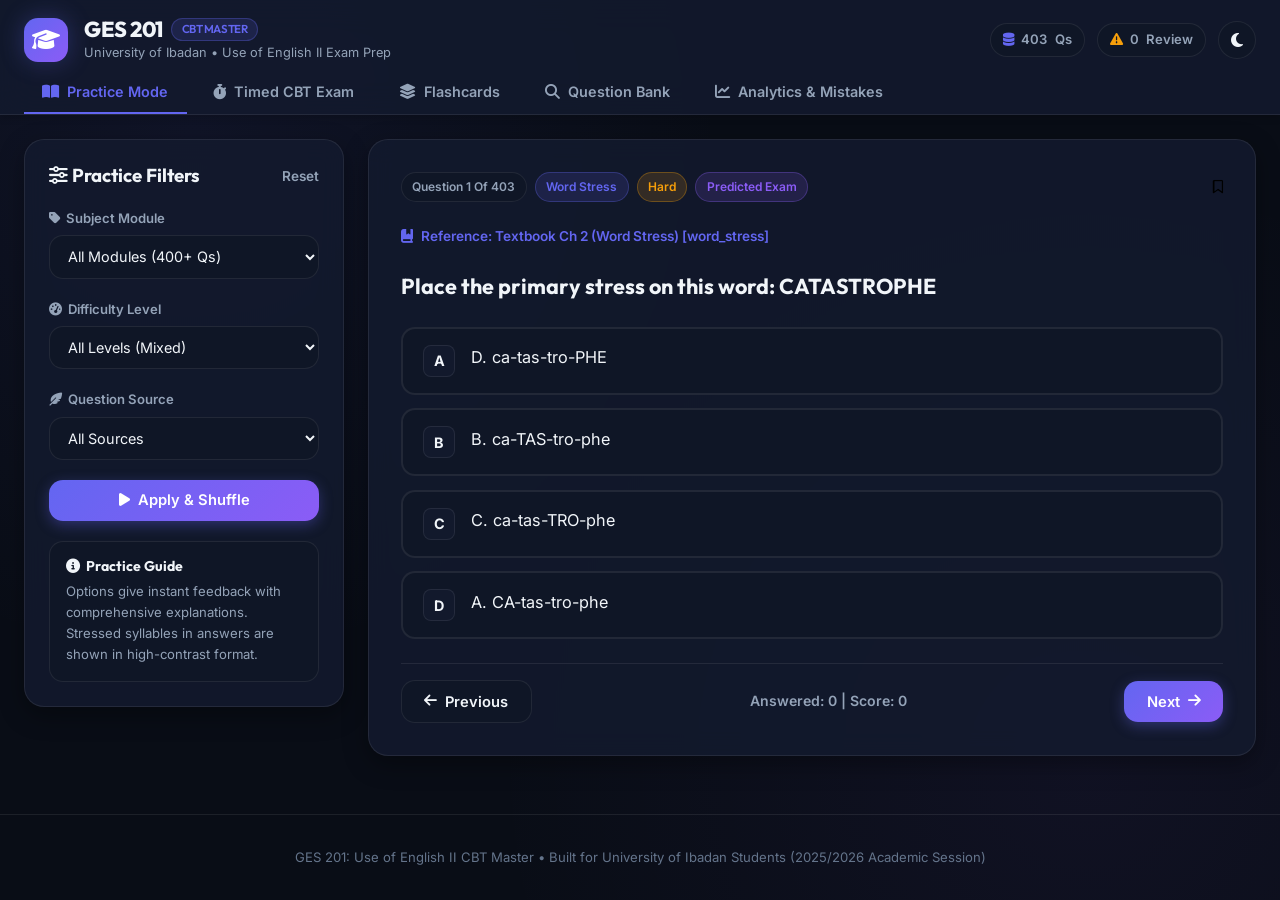
<file: index.html>
<!DOCTYPE html>
<html lang="en" data-theme="dark">
<head>
  <meta charset="UTF-8">
  <meta name="viewport" content="width=device-width, initial-scale=1.0">
  <title>GES 201: Use of English II — CBT Master Quiz & Exam Simulator</title>
  <meta name="description" content="Comprehensive CBT exam prep, practice quiz, and flashcard app for GES 201 Use of English II at University of Ibadan. Includes 400+ questions on Riders to the Sea, Second-Class Citizen, Poems, Sounds & Stress.">
  
  <!-- Google Fonts -->
  <link rel="preconnect" href="https://fonts.googleapis.com">
  <link rel="preconnect" href="https://fonts.gstatic.com" crossorigin>
  <link href="https://fonts.googleapis.com/css2?family=Fira+Code:wght@400;600&family=Inter:wght@300;400;500;600;700&family=Outfit:wght@400;500;600;700;800&display=swap" rel="stylesheet">
  
  <!-- Font Awesome Icons for rich UI -->
  <link rel="stylesheet" href="https://cdnjs.cloudflare.com/ajax/libs/font-awesome/6.4.0/css/all.min.css">
  
  <link rel="stylesheet" href="styles.css">
</head>
<body>
  <!-- Top Navigation Header -->
  <header class="app-header">
    <div class="header-container">
      <div class="brand">
        <div class="brand-icon">
          <i class="fa-solid fa-graduation-cap"></i>
        </div>
        <div class="brand-text">
          <h1 class="brand-title">GES 201 <span class="badge-tag">CBT Master</span></h1>
          <p class="brand-subtitle">University of Ibadan • Use of English II Exam Prep</p>
        </div>
      </div>

      <div class="header-stats-quick">
        <div class="stat-pill" title="Total Questions in Bank">
          <i class="fa-solid fa-database"></i>
          <span id="header-total-q">403</span> Qs
        </div>
        <div class="stat-pill" title="Saved Mistakes to Review">
          <i class="fa-solid fa-triangle-exclamation text-amber"></i>
          <span id="header-mistakes-count">0</span> Review
        </div>
        <button id="theme-toggle" class="btn-icon" aria-label="Toggle Dark/Light Mode" title="Toggle Theme">
          <i class="fa-solid fa-moon"></i>
        </button>
      </div>
    </div>

    <!-- Mode Navigation Tabs -->
    <nav class="nav-tabs-wrapper">
      <div class="nav-tabs">
        <button class="nav-tab active" data-tab="practice">
          <i class="fa-solid fa-book-open"></i> Practice Mode
        </button>
        <button class="nav-tab" data-tab="exam">
          <i class="fa-solid fa-stopwatch"></i> Timed CBT Exam
        </button>
        <button class="nav-tab" data-tab="flashcards">
          <i class="fa-solid fa-layer-group"></i> Flashcards
        </button>
        <button class="nav-tab" data-tab="bank">
          <i class="fa-solid fa-magnifying-glass"></i> Question Bank
        </button>
        <button class="nav-tab" data-tab="analytics">
          <i class="fa-solid fa-chart-line"></i> Analytics & Mistakes
        </button>
      </div>
    </nav>
  </header>

  <!-- Main Application Body -->
  <main class="main-content">
    
    <!-- ==================== 1. PRACTICE MODE ==================== -->
    <section id="tab-practice" class="tab-pane active">
      <div class="dashboard-grid">
        <!-- Filter Sidebar -->
        <aside class="filter-sidebar card">
          <div class="sidebar-header">
            <h3><i class="fa-solid fa-sliders"></i> Practice Filters</h3>
            <button id="reset-practice-filters" class="btn-text">Reset</button>
          </div>

          <div class="filter-group">
            <label for="practice-category"><i class="fa-solid fa-tag"></i> Subject Module</label>
            <select id="practice-category" class="form-select">
              <option value="all">All Modules (400+ Qs)</option>
              <option value="CA">Central Test (Actual CA Questions)</option>
              <option value="drama">Drama: Riders to the Sea</option>
              <option value="novel">Prose: Second-Class Citizen</option>
              <option value="poem">Selected Poems (8 Syllabus Poems)</option>
              <option value="sound">Phonetics & English Sounds</option>
              <option value="stress">Word Stress & Syllable Rules</option>
              <option value="intonation">Intonation & Suprasegmentals</option>
              <option value="literary_terms">Literary Appreciation & Terms</option>
              <option value="writing_skills">Writing Skills & Punctuation</option>
            </select>
          </div>

          <div class="filter-group">
            <label for="practice-difficulty"><i class="fa-solid fa-gauge-high"></i> Difficulty Level</label>
            <select id="practice-difficulty" class="form-select">
              <option value="all">All Levels (Mixed)</option>
              <option value="easy">Easy (Fundamentals)</option>
              <option value="medium">Medium (Standard Exam)</option>
              <option value="hard">Hard (Advanced / Distractors)</option>
            </select>
          </div>

          <div class="filter-group">
            <label for="practice-source"><i class="fa-solid fa-feather-pointed"></i> Question Source</label>
            <select id="practice-source" class="form-select">
              <option value="all">All Sources</option>
              <option value="CA">Real CA LMS Central Test</option>
              <option value="textbook">Official Textbook (Kehinde / Akinjobi)</option>
              <option value="predicted">High-Probability Predicted</option>
            </select>
          </div>

          <div class="sidebar-actions">
            <button id="start-filtered-practice" class="btn btn-primary btn-block">
              <i class="fa-solid fa-play"></i> Apply & Shuffle
            </button>
          </div>

          <div class="sidebar-info-card">
            <h4><i class="fa-solid fa-circle-info"></i> Practice Guide</h4>
            <p>Options give instant feedback with comprehensive explanations. Stressed syllables in answers are shown in high-contrast format.</p>
          </div>
        </aside>

        <!-- Practice Question Card Area -->
        <div class="practice-stage">
          <div id="practice-card" class="quiz-card card">
            <!-- Top Card Meta Bar -->
            <div class="quiz-meta-bar">
              <div class="quiz-badges">
                <span id="practice-q-num" class="chip chip-id">Question 1 of 100</span>
                <span id="practice-category-badge" class="chip chip-category">Drama</span>
                <span id="practice-difficulty-badge" class="chip chip-difficulty">Medium</span>
                <span id="practice-source-badge" class="chip chip-source">Predicted</span>
              </div>
              <div class="quiz-controls-quick">
                <button id="practice-bookmark" class="btn-icon-subtle" title="Save to Weak Areas / Bookmark">
                  <i class="fa-regular fa-bookmark"></i>
                </button>
              </div>
            </div>

            <!-- Reference / Subtitle -->
            <div id="practice-ref-text" class="question-reference">
              <i class="fa-solid fa-book-bookmark"></i> <span>Reference: Riders to the Sea</span>
            </div>

            <!-- Question Prompt -->
            <div class="question-body">
              <h2 id="practice-question-text" class="question-text">
                Loading question...
              </h2>
            </div>

            <!-- Options Container -->
            <div id="practice-options" class="options-grid">
              <!-- Dynamically populated -->
            </div>

            <!-- Explanation Box (Appears after answer is selected) -->
            <div id="practice-explanation-box" class="explanation-box hidden">
              <div class="explanation-header">
                <div class="explanation-status">
                  <i id="explanation-icon" class="fa-solid fa-circle-check"></i>
                  <span id="explanation-title">Correct Answer</span>
                </div>
                <span class="confidence-tag"><i class="fa-solid fa-shield-halved"></i> Verified Accuracy</span>
              </div>
              <p id="practice-explanation-text" class="explanation-content"></p>
            </div>

            <!-- Bottom Navigation Bar -->
            <div class="quiz-footer">
              <button id="practice-prev-btn" class="btn btn-secondary">
                <i class="fa-solid fa-arrow-left"></i> Previous
              </button>
              <div class="quiz-progress-text">
                <span id="practice-score-tally">Answered: 0 | Score: 0</span>
              </div>
              <button id="practice-next-btn" class="btn btn-primary">
                Next <i class="fa-solid fa-arrow-right"></i>
              </button>
            </div>
          </div>
        </div>
      </div>
    </section>

    <!-- ==================== 2. TIMED EXAM MODE ==================== -->
    <section id="tab-exam" class="tab-pane">
      <div id="exam-lobby" class="exam-lobby card">
        <div class="lobby-hero">
          <div class="lobby-badge"><i class="fa-solid fa-clock"></i> Official Simulation</div>
          <h2>University of Ibadan Central Test (C-UI-GES201) Simulator</h2>
          <p class="lobby-description">
            Experience the exact CBT conditions of the Central Test. This simulation faithfully replicates question distribution, timing constraints, and distractor mechanics based on the 2025/2026 examination syllabus.
          </p>
        </div>

        <div class="exam-config-grid">
          <div class="config-card">
            <div class="config-icon"><i class="fa-solid fa-list-ol"></i></div>
            <h4>Question Count</h4>
            <select id="exam-q-count" class="form-select">
              <option value="32" selected>32 Questions (Official Central Test Size)</option>
              <option value="20">20 Questions (Express Quick Test)</option>
              <option value="50">50 Questions (Comprehensive Mock)</option>
            </select>
          </div>

          <div class="config-card">
            <div class="config-icon"><i class="fa-solid fa-stopwatch"></i></div>
            <h4>Time Limit</h4>
            <select id="exam-duration" class="form-select">
              <option value="20" selected>20 Minutes (Standard CBT Time)</option>
              <option value="15">15 Minutes (Intense Speed Run)</option>
              <option value="30">30 Minutes (Relaxed Practice)</option>
            </select>
          </div>

          <div class="config-card">
            <div class="config-icon"><i class="fa-solid fa-shuffle"></i></div>
            <h4>Question Mix</h4>
            <select id="exam-mix" class="form-select">
              <option value="balanced" selected>Standard Balanced Mix (Drama, Prose, Poems, Sounds, Stress)</option>
              <option value="all">Complete Random Draw Across All Modules</option>
              <option value="ca_focused">Central Test & Verified Items Priority</option>
            </select>
          </div>
        </div>

        <div class="lobby-notice alert-box">
          <i class="fa-solid fa-circle-exclamation alert-icon"></i>
          <div>
            <strong>Test Rules:</strong> Instant feedback is disabled during the timed exam. You can flag questions and navigate freely using the question palette. Results and detailed answer keys appear upon submission.
          </div>
        </div>

        <div class="lobby-start-action">
          <button id="start-exam-btn" class="btn btn-primary btn-lg">
            <i class="fa-solid fa-play"></i> Start Timed Central Test
          </button>
        </div>
      </div>

      <!-- Live Exam Stage (Hidden until started) -->
      <div id="exam-stage" class="exam-stage hidden">
        <div class="exam-header-bar card">
          <div class="exam-title-meta">
            <h3>GES 201 CENTRAL TEST CBT</h3>
            <span class="exam-attempt-tag">Simulated Attempt #1</span>
          </div>

          <div class="exam-timer-wrapper">
            <div class="timer-box" id="timer-box">
              <i class="fa-solid fa-stopwatch timer-icon"></i>
              <span id="exam-timer-display" class="timer-text">20:00</span>
            </div>
          </div>

          <div class="exam-finish-action">
            <button id="submit-exam-early-btn" class="btn btn-danger btn-sm">
              <i class="fa-solid fa-check-double"></i> Submit & Finish Test
            </button>
          </div>
        </div>

        <div class="exam-layout-grid">
          <!-- Active Exam Question Card -->
          <div class="exam-question-column">
            <div class="quiz-card card">
              <div class="quiz-meta-bar">
                <div class="quiz-badges">
                  <span id="exam-current-q-num" class="chip chip-id">Question 1 of 32</span>
                  <span id="exam-category-chip" class="chip chip-category">Category</span>
                  <span id="exam-diff-chip" class="chip chip-difficulty">Medium</span>
                </div>
                <button id="exam-flag-btn" class="btn-flag" title="Flag for Review">
                  <i class="fa-regular fa-flag"></i> Flag
                </button>
              </div>

              <div id="exam-ref-display" class="question-reference">
                <i class="fa-solid fa-book-bookmark"></i> <span>Reference</span>
              </div>

              <div class="question-body">
                <h2 id="exam-question-text" class="question-text">
                  Loading examination question...
                </h2>
              </div>

              <div id="exam-options-container" class="options-grid">
                <!-- Exam Options rendered here -->
              </div>

              <div class="quiz-footer">
                <button id="exam-prev-btn" class="btn btn-secondary">
                  <i class="fa-solid fa-arrow-left"></i> Previous
                </button>
                <button id="exam-clear-choice-btn" class="btn btn-text">
                  Clear Choice
                </button>
                <button id="exam-next-btn" class="btn btn-primary">
                  Next <i class="fa-solid fa-arrow-right"></i>
                </button>
              </div>
            </div>
          </div>

          <!-- Exam Palette Navigator -->
          <aside class="exam-palette-column card">
            <div class="palette-header">
              <h4><i class="fa-solid fa-table-cells"></i> Question Palette</h4>
              <div class="palette-legend">
                <span class="legend-item"><span class="legend-dot answered"></span> Answered</span>
                <span class="legend-item"><span class="legend-dot flagged"></span> Flagged</span>
                <span class="legend-item"><span class="legend-dot unanswered"></span> Unanswered</span>
              </div>
            </div>

            <div id="exam-palette-grid" class="palette-grid">
              <!-- Question buttons (1..32) rendered dynamically -->
            </div>

            <div class="palette-summary">
              <div class="palette-summary-row">
                <span>Attempted:</span>
                <strong id="palette-answered-count">0 / 32</strong>
              </div>
              <div class="palette-summary-row">
                <span>Flagged for review:</span>
                <strong id="palette-flagged-count">0</strong>
              </div>
            </div>
          </aside>
        </div>
      </div>

      <!-- Exam Results Summary View (Hidden until submitted) -->
      <div id="exam-results-stage" class="exam-results card hidden">
        <div class="results-header">
          <div class="score-ring-wrapper">
            <div class="score-circle">
              <span id="results-score-percent" class="score-big">92%</span>
              <span class="score-label">Final Score</span>
            </div>
          </div>
          <div class="results-overview-text">
            <h2 id="results-grade-heading">Outstanding Performance!</h2>
            <p id="results-meta-summary">
              You scored <strong>30 out of 32</strong> (Equivalent to <strong>32.8 / 35.0 marks</strong> on UI LMS grading scale).
            </p>
            <div class="results-metrics">
              <div class="metric-item">
                <span class="metric-val" id="res-correct-count">30</span>
                <span class="metric-label">Correct</span>
              </div>
              <div class="metric-item">
                <span class="metric-val text-rose" id="res-wrong-count">2</span>
                <span class="metric-label">Incorrect</span>
              </div>
              <div class="metric-item">
                <span class="metric-val" id="res-time-spent">16m 42s</span>
                <span class="metric-label">Time Spent</span>
              </div>
            </div>
          </div>
        </div>

        <!-- Category Performance Breakdown -->
        <div class="results-breakdown-section">
          <h3><i class="fa-solid fa-chart-pie"></i> Performance by Course Module</h3>
          <div id="results-category-bars" class="category-bars-grid">
            <!-- Dynamically populated bars -->
          </div>
        </div>

        <!-- Detailed Review Accordion -->
        <div class="results-review-section">
          <div class="review-header">
            <h3><i class="fa-solid fa-clipboard-check"></i> Comprehensive Review & Answer Explanations</h3>
            <div class="review-filters">
              <button class="btn btn-sm btn-secondary active" id="filter-review-all">All Questions</button>
              <button class="btn btn-sm btn-secondary" id="filter-review-wrong">Mistakes Only</button>
            </div>
          </div>

          <div id="results-review-list" class="review-list">
            <!-- Questions rendered with student choice, correct answer, and explanation -->
          </div>
        </div>

        <div class="results-actions">
          <button id="retake-exam-btn" class="btn btn-primary">
            <i class="fa-solid fa-rotate-right"></i> Take Another Mock Test
          </button>
          <button id="save-mistakes-to-practice-btn" class="btn btn-secondary">
            <i class="fa-solid fa-bookmark"></i> Send Mistakes to Weak Areas
          </button>
        </div>
      </div>
    </section>

    <!-- ==================== 3. FLASHCARDS MODE ==================== -->
    <section id="tab-flashcards" class="tab-pane">
      <div class="flashcards-container">
        <!-- Controls Bar -->
        <div class="flashcards-toolbar card">
          <div class="fc-filter">
            <label for="fc-category-select"><i class="fa-solid fa-filter"></i> Topic Deck:</label>
            <select id="fc-category-select" class="form-select">
              <option value="all">All Flashcards (400+ Cards)</option>
              <option value="drama">Riders to the Sea (Synge)</option>
              <option value="novel">Second-Class Citizen (Emecheta)</option>
              <option value="poem">Selected 8 Poems</option>
              <option value="sound">Phonetic Symbols & Rules</option>
              <option value="stress">Word Stress Patterns</option>
              <option value="intonation">Intonation Tunes & Tone Units</option>
              <option value="literary_terms">Literary Terms & Devices</option>
              <option value="writing_skills">Writing Skills & Memos</option>
            </select>
          </div>

          <div class="fc-stats">
            <span id="fc-counter">Card 1 of 403</span>
          </div>

          <div class="fc-quick-actions">
            <button id="fc-shuffle-btn" class="btn btn-secondary btn-sm" title="Shuffle Deck">
              <i class="fa-solid fa-shuffle"></i> Shuffle
            </button>
            <button id="fc-flip-btn" class="btn btn-primary btn-sm">
              <i class="fa-solid fa-repeat"></i> Flip Card (Space)
            </button>
          </div>
        </div>

        <!-- 3D Flipping Card Stage -->
        <div class="fc-stage">
          <div id="flashcard-element" class="flashcard">
            <!-- FRONT SIDE -->
            <div class="flashcard-face flashcard-front">
              <div class="fc-badge-strip">
                <span id="fc-cat-badge" class="chip chip-category">Poem</span>
                <span id="fc-diff-badge" class="chip chip-difficulty">Medium</span>
                <span class="fc-hint-text"><i class="fa-solid fa-hand-pointer"></i> Click card or press Space to flip</span>
              </div>

              <div class="fc-question-container">
                <span id="fc-ref" class="fc-ref">Wordsworth: My Heart Leaps Up</span>
                <h3 id="fc-question" class="fc-prompt">
                  "The Child is father of the Man" is an example of what literary figure?
                </h3>
              </div>

              <div class="fc-tap-prompt">
                <span>Reveal Correct Answer & Full Explanation <i class="fa-solid fa-arrow-turn-down"></i></span>
              </div>
            </div>

            <!-- BACK SIDE -->
            <div class="flashcard-face flashcard-back">
              <div class="fc-badge-strip">
                <span class="chip chip-source"><i class="fa-solid fa-key"></i> Key Examination Answer</span>
                <span class="fc-hint-text"><i class="fa-solid fa-repeat"></i> Click to flip back</span>
              </div>

              <div class="fc-answer-container">
                <div class="fc-answer-highlight">
                  <span class="fc-answer-label">CORRECT ANSWER:</span>
                  <h3 id="fc-correct-answer">A. Paradox</h3>
                </div>

                <div class="fc-explanation-wrapper">
                  <h4><i class="fa-solid fa-circle-info"></i> Exam Context & Rationale:</h4>
                  <p id="fc-explanation">
                    It is a classic paradox: a statement that appears contradictory on the surface, but reveals a profound philosophical truth about childhood shaping adult nature.
                  </p>
                </div>
              </div>

              <div class="fc-footer-strip">
                <span id="fc-skill" class="chip chip-id">figures_of_speech</span>
              </div>
            </div>
          </div>
        </div>

        <!-- Flashcards Bottom Navigation -->
        <div class="fc-navigation-bar">
          <button id="fc-prev-btn" class="btn btn-secondary">
            <i class="fa-solid fa-chevron-left"></i> Previous Card
          </button>
          <div class="fc-key-hints">
            <span><kbd>←</kbd> Prev</span>
            <span><kbd>Space</kbd> Flip</span>
            <span><kbd>→</kbd> Next</span>
          </div>
          <button id="fc-next-btn" class="btn btn-primary">
            Next Card <i class="fa-solid fa-chevron-right"></i>
          </button>
        </div>
      </div>
    </section>

    <!-- ==================== 4. QUESTION BANK BROWSER ==================== -->
    <section id="tab-bank" class="tab-pane">
      <div class="bank-container">
        <!-- Search and Filter Bar -->
        <div class="bank-search-bar card">
          <div class="bank-search-input-wrap">
            <i class="fa-solid fa-magnifying-glass search-icon"></i>
            <input type="text" id="bank-search-query" class="form-input" placeholder="Search by keyword, poet, novel character, IPA symbol (e.g. /ʒ/), stress word...">
          </div>

          <div class="bank-filter-row">
            <select id="bank-filter-category" class="form-select">
              <option value="all">All Modules</option>
              <option value="CA">Central Test (CA)</option>
              <option value="drama">Riders to the Sea</option>
              <option value="novel">Second-Class Citizen</option>
              <option value="poem">Selected Poems</option>
              <option value="sound">Sounds & Phonetics</option>
              <option value="stress">Word Stress</option>
              <option value="intonation">Intonation</option>
              <option value="literary_terms">Literary Terms</option>
              <option value="writing_skills">Writing Skills</option>
            </select>

            <select id="bank-filter-difficulty" class="form-select">
              <option value="all">All Difficulties</option>
              <option value="easy">Easy</option>
              <option value="medium">Medium</option>
              <option value="hard">Hard</option>
            </select>

            <select id="bank-filter-source" class="form-select">
              <option value="all">All Sources</option>
              <option value="CA">Actual CA CBT</option>
              <option value="textbook">Course Textbook</option>
              <option value="predicted">Predicted Items</option>
            </select>

            <div class="bank-counter-badge">
              <span id="bank-match-count">Showing 403 questions</span>
            </div>
          </div>
        </div>

        <!-- Question List Output -->
        <div id="bank-list-wrapper" class="bank-list">
          <!-- Rendered dynamically -->
        </div>
      </div>
    </section>

    <!-- ==================== 5. ANALYTICS & WEAK AREAS ==================== -->
    <section id="tab-analytics" class="tab-pane">
      <div class="analytics-container">
        <!-- Metric Cards Grid -->
        <div class="analytics-metrics-grid">
          <div class="metric-card card">
            <div class="metric-icon bg-indigo"><i class="fa-solid fa-brain"></i></div>
            <div class="metric-data">
              <span id="stats-total-attempted" class="metric-num">0</span>
              <span class="metric-sub">Questions Attempted</span>
            </div>
          </div>

          <div class="metric-card card">
            <div class="metric-icon bg-emerald"><i class="fa-solid fa-bullseye"></i></div>
            <div class="metric-data">
              <span id="stats-overall-accuracy" class="metric-num">0%</span>
              <span class="metric-sub">Average Accuracy</span>
            </div>
          </div>

          <div class="metric-card card">
            <div class="metric-icon bg-amber"><i class="fa-solid fa-stopwatch"></i></div>
            <div class="metric-data">
              <span id="stats-exams-completed" class="metric-num">0</span>
              <span class="metric-sub">Full CBT Mocks Completed</span>
            </div>
          </div>

          <div class="metric-card card">
            <div class="metric-icon bg-rose"><i class="fa-solid fa-fire"></i></div>
            <div class="metric-data">
              <span id="stats-saved-mistakes" class="metric-num">0</span>
              <span class="metric-sub">Weak Area Items to Review</span>
            </div>
          </div>
        </div>

        <div class="analytics-content-grid">
          <!-- Left: Weak Areas / Mistakes Drill -->
          <div class="card weak-areas-panel">
            <div class="panel-header">
              <div>
                <h3><i class="fa-solid fa-triangle-exclamation text-amber"></i> Saved Mistakes & Weak Areas Drill</h3>
                <p class="panel-desc">Questions you missed during Practice or Exam mode are tracked here for focused revision.</p>
              </div>
              <div class="panel-actions">
                <button id="start-mistakes-drill-btn" class="btn btn-primary btn-sm">
                  <i class="fa-solid fa-bolt"></i> Practice Weak Areas
                </button>
                <button id="clear-mistakes-btn" class="btn btn-secondary btn-sm">
                  Clear
                </button>
              </div>
            </div>

            <div id="mistakes-list-container" class="mistakes-list">
              <div class="empty-state">
                <i class="fa-solid fa-circle-check text-emerald"></i>
                <p>No mistakes logged yet! Take a practice session or CBT mock exam to generate personalized revision targets.</p>
              </div>
            </div>
          </div>

          <!-- Right: Exam History & Module Mastery -->
          <div class="card history-panel">
            <div class="panel-header">
              <h3><i class="fa-solid fa-clock-rotate-left"></i> CBT Exam Attempt History</h3>
              <button id="reset-history-btn" class="btn-text">Reset History</button>
            </div>

            <div id="exam-history-list" class="history-list">
              <div class="empty-state">
                <i class="fa-solid fa-stopwatch"></i>
                <p>No exam attempts recorded yet. Launch the Timed CBT Exam to test your speed and accuracy!</p>
              </div>
            </div>
          </div>
        </div>
      </div>
    </section>

  </main>

  <!-- Modal for Exam Submission Confirmation -->
  <div id="confirm-submit-modal" class="modal-backdrop hidden">
    <div class="modal-dialog card">
      <div class="modal-icon"><i class="fa-solid fa-circle-question"></i></div>
      <h3>Submit CBT Examination?</h3>
      <p id="modal-submit-summary">You have answered 30 out of 32 questions. 2 questions remain unanswered.</p>
      <div class="modal-actions">
        <button id="modal-cancel-btn" class="btn btn-secondary">Return to Test</button>
        <button id="modal-confirm-btn" class="btn btn-danger">Yes, Submit Now</button>
      </div>
    </div>
  </div>

  <footer class="app-footer">
    <p>GES 201: Use of English II CBT Master • Built for University of Ibadan Students (2025/2026 Academic Session)</p>
  </footer>

  <script src="app.js"></script>
</body>
</html>
</file>
<file: styles.css>
/* ==========================================================================
   GES 201: Use of English II — CBT Master App Stylesheet
   Design System: Deep Dark Palette, Vibrant Accents, Glassmorphism & Smooth Transitions
   ========================================================================== */

:root {
  /* Dark Theme Palette (Default) */
  --bg-primary: #090d16;
  --bg-secondary: #0f1626;
  --bg-card: rgba(19, 27, 46, 0.85);
  --bg-card-hover: rgba(26, 38, 64, 0.95);
  --bg-elevated: #1e293b;
  --border-color: rgba(255, 255, 255, 0.08);
  --border-active: rgba(99, 102, 241, 0.5);

  --text-main: #f1f5f9;
  --text-muted: #94a3b8;
  --text-dim: #64748b;

  /* Vibrant Accents */
  --primary: #6366f1;
  --primary-hover: #4f46e5;
  --primary-light: rgba(99, 102, 241, 0.15);
  
  --secondary: #8b5cf6;
  --secondary-light: rgba(139, 92, 246, 0.15);
  
  --emerald: #10b981;
  --emerald-light: rgba(16, 185, 129, 0.15);
  
  --amber: #f59e0b;
  --amber-light: rgba(245, 158, 11, 0.15);
  
  --rose: #f43f5e;
  --rose-light: rgba(244, 63, 94, 0.15);
  
  --cyan: #06b6d4;

  /* Typography */
  --font-heading: 'Outfit', -apple-system, BlinkMacSystemFont, sans-serif;
  --font-body: 'Inter', -apple-system, BlinkMacSystemFont, sans-serif;
  --font-mono: 'Fira Code', monospace;

  /* Elevations & Radii */
  --radius-sm: 8px;
  --radius-md: 14px;
  --radius-lg: 20px;
  --radius-full: 9999px;
  
  --shadow-sm: 0 2px 8px rgba(0, 0, 0, 0.2);
  --shadow-md: 0 8px 24px rgba(0, 0, 0, 0.35);
  --shadow-lg: 0 16px 40px rgba(0, 0, 0, 0.5);
  --shadow-glow: 0 0 25px rgba(99, 102, 241, 0.3);

  --transition: all 0.25s cubic-bezier(0.16, 1, 0.3, 1);
}

[data-theme="light"] {
  --bg-primary: #f8fafc;
  --bg-secondary: #f1f5f9;
  --bg-card: rgba(255, 255, 255, 0.95);
  --bg-card-hover: #ffffff;
  --bg-elevated: #e2e8f0;
  --border-color: rgba(0, 0, 0, 0.08);
  --border-active: rgba(99, 102, 241, 0.6);

  --text-main: #0f172a;
  --text-muted: #475569;
  --text-dim: #94a3b8;

  --primary-light: rgba(99, 102, 241, 0.1);
  --secondary-light: rgba(139, 92, 246, 0.1);
  --emerald-light: rgba(16, 185, 129, 0.1);
  --amber-light: rgba(245, 158, 11, 0.1);
  --rose-light: rgba(244, 63, 94, 0.1);

  --shadow-sm: 0 2px 8px rgba(0, 0, 0, 0.04);
  --shadow-md: 0 8px 24px rgba(0, 0, 0, 0.08);
  --shadow-lg: 0 16px 40px rgba(0, 0, 0, 0.12);
  --shadow-glow: 0 0 20px rgba(99, 102, 241, 0.2);
}

/* ==========================================================================
   Base & Reset
   ========================================================================== */
*, *::before, *::after {
  box-sizing: border-box;
  margin: 0;
  padding: 0;
}

body {
  font-family: var(--font-body);
  background-color: var(--bg-primary);
  color: var(--text-main);
  line-height: 1.6;
  min-height: 100vh;
  display: flex;
  flex-direction: column;
  overflow-x: hidden;
  background-image: 
    radial-gradient(circle at 15% 15%, rgba(99, 102, 241, 0.08) 0%, transparent 40%),
    radial-gradient(circle at 85% 85%, rgba(139, 92, 246, 0.06) 0%, transparent 45%);
}

h1, h2, h3, h4, h5, h6 {
  font-family: var(--font-heading);
  font-weight: 700;
  line-height: 1.25;
  color: var(--text-main);
}

a {
  color: var(--primary);
  text-decoration: none;
}

button {
  font-family: var(--font-body);
  cursor: pointer;
  border: none;
  outline: none;
  background: none;
  transition: var(--transition);
}

/* ==========================================================================
   Header & Navigation
   ========================================================================== */
.app-header {
  background: var(--bg-card);
  backdrop-filter: blur(16px);
  -webkit-backdrop-filter: blur(16px);
  border-bottom: 1px solid var(--border-color);
  position: sticky;
  top: 0;
  z-index: 100;
  box-shadow: var(--shadow-sm);
}

.header-container {
  max-width: 1300px;
  margin: 0 auto;
  padding: 1rem 1.5rem 0.5rem;
  display: flex;
  align-items: center;
  justify-content: space-between;
  gap: 1rem;
}

.brand {
  display: flex;
  align-items: center;
  gap: 1rem;
}

.brand-icon {
  width: 44px;
  height: 44px;
  border-radius: var(--radius-md);
  background: linear-gradient(135deg, var(--primary), var(--secondary));
  color: #ffffff;
  display: flex;
  align-items: center;
  justify-content: center;
  font-size: 1.4rem;
  box-shadow: var(--shadow-glow);
}

.brand-title {
  font-size: 1.35rem;
  font-weight: 800;
  letter-spacing: -0.02em;
  display: flex;
  align-items: center;
  gap: 0.5rem;
}

.badge-tag {
  font-size: 0.72rem;
  padding: 0.2rem 0.6rem;
  border-radius: var(--radius-full);
  background: var(--primary-light);
  color: var(--primary);
  border: 1px solid rgba(99, 102, 241, 0.3);
  font-weight: 600;
  text-transform: uppercase;
}

.brand-subtitle {
  font-size: 0.8rem;
  color: var(--text-muted);
}

.header-stats-quick {
  display: flex;
  align-items: center;
  gap: 0.75rem;
}

.stat-pill {
  display: flex;
  align-items: center;
  gap: 0.45rem;
  padding: 0.35rem 0.75rem;
  background: var(--bg-secondary);
  border: 1px solid var(--border-color);
  border-radius: var(--radius-full);
  font-size: 0.82rem;
  font-weight: 600;
  color: var(--text-muted);
}

.stat-pill i {
  color: var(--primary);
}

.btn-icon {
  width: 38px;
  height: 38px;
  border-radius: var(--radius-full);
  background: var(--bg-secondary);
  border: 1px solid var(--border-color);
  color: var(--text-main);
  display: flex;
  align-items: center;
  justify-content: center;
  font-size: 1rem;
}

.btn-icon:hover {
  background: var(--bg-elevated);
  color: var(--primary);
  border-color: var(--primary);
}

/* Nav Tabs */
.nav-tabs-wrapper {
  max-width: 1300px;
  margin: 0 auto;
  padding: 0 1.5rem;
  overflow-x: auto;
  scrollbar-width: none;
}
.nav-tabs-wrapper::-webkit-scrollbar {
  display: none;
}

.nav-tabs {
  display: flex;
  gap: 0.5rem;
}

.nav-tab {
  display: flex;
  align-items: center;
  gap: 0.5rem;
  padding: 0.75rem 1.15rem;
  color: var(--text-muted);
  font-size: 0.9rem;
  font-weight: 600;
  border-bottom: 2px solid transparent;
  white-space: nowrap;
}

.nav-tab i {
  font-size: 0.95rem;
}

.nav-tab:hover {
  color: var(--text-main);
}

.nav-tab.active {
  color: var(--primary);
  border-bottom-color: var(--primary);
}

/* ==========================================================================
   Main Containers & Cards
   ========================================================================== */
.main-content {
  max-width: 1300px;
  width: 100%;
  margin: 1.5rem auto;
  padding: 0 1.5rem;
  flex: 1;
}

.tab-pane {
  display: none;
  animation: fadeIn 0.3s ease;
}

.tab-pane.active {
  display: block;
}

@keyframes fadeIn {
  from { opacity: 0; transform: translateY(6px); }
  to { opacity: 1; transform: translateY(0); }
}

.card {
  background: var(--bg-card);
  backdrop-filter: blur(12px);
  -webkit-backdrop-filter: blur(12px);
  border: 1px solid var(--border-color);
  border-radius: var(--radius-lg);
  box-shadow: var(--shadow-md);
  padding: 1.5rem;
  transition: var(--transition);
}

/* ==========================================================================
   Chips, Badges & Form Elements
   ========================================================================== */
.chip {
  display: inline-flex;
  align-items: center;
  gap: 0.35rem;
  padding: 0.25rem 0.65rem;
  border-radius: var(--radius-full);
  font-size: 0.75rem;
  font-weight: 600;
  text-transform: capitalize;
}

.chip-id {
  background: var(--bg-secondary);
  color: var(--text-muted);
  border: 1px solid var(--border-color);
}

.chip-category {
  background: var(--primary-light);
  color: var(--primary);
  border: 1px solid rgba(99, 102, 241, 0.3);
}

.chip-difficulty {
  background: var(--amber-light);
  color: var(--amber);
  border: 1px solid rgba(245, 158, 11, 0.3);
}

.chip-source {
  background: var(--secondary-light);
  color: var(--secondary);
  border: 1px solid rgba(139, 92, 246, 0.3);
}

.form-select, .form-input {
  width: 100%;
  padding: 0.7rem 0.9rem;
  border-radius: var(--radius-md);
  background: var(--bg-secondary);
  border: 1px solid var(--border-color);
  color: var(--text-main);
  font-family: var(--font-body);
  font-size: 0.9rem;
  transition: var(--transition);
}

.form-select:focus, .form-input:focus {
  outline: none;
  border-color: var(--primary);
  box-shadow: 0 0 0 3px var(--primary-light);
}

/* Buttons */
.btn {
  display: inline-flex;
  align-items: center;
  justify-content: center;
  gap: 0.5rem;
  padding: 0.7rem 1.4rem;
  border-radius: var(--radius-md);
  font-size: 0.92rem;
  font-weight: 600;
  transition: var(--transition);
}

.btn-sm {
  padding: 0.45rem 0.85rem;
  font-size: 0.82rem;
  border-radius: var(--radius-sm);
}

.btn-lg {
  padding: 0.9rem 2rem;
  font-size: 1.05rem;
  border-radius: var(--radius-lg);
}

.btn-block {
  width: 100%;
}

.btn-primary {
  background: linear-gradient(135deg, var(--primary), var(--secondary));
  color: #ffffff;
  box-shadow: 0 4px 14px rgba(99, 102, 241, 0.35);
}

.btn-primary:hover {
  transform: translateY(-2px);
  box-shadow: 0 6px 20px rgba(99, 102, 241, 0.5);
}

.btn-secondary {
  background: var(--bg-secondary);
  color: var(--text-main);
  border: 1px solid var(--border-color);
}

.btn-secondary:hover {
  background: var(--bg-elevated);
  border-color: var(--border-active);
}

.btn-danger {
  background: var(--rose);
  color: #ffffff;
}

.btn-danger:hover {
  background: #e11d48;
}

.btn-text {
  color: var(--text-muted);
  font-size: 0.85rem;
  font-weight: 600;
}

.btn-text:hover {
  color: var(--primary);
}

.btn-flag {
  display: flex;
  align-items: center;
  gap: 0.4rem;
  padding: 0.35rem 0.75rem;
  border-radius: var(--radius-sm);
  background: var(--bg-secondary);
  border: 1px solid var(--border-color);
  color: var(--text-muted);
  font-size: 0.82rem;
  font-weight: 600;
}

.btn-flag.flagged {
  background: var(--amber-light);
  color: var(--amber);
  border-color: var(--amber);
}

/* ==========================================================================
   Practice Mode Layout
   ========================================================================== */
.dashboard-grid {
  display: grid;
  grid-template-columns: 320px 1fr;
  gap: 1.5rem;
  align-items: start;
}

.filter-sidebar {
  display: flex;
  flex-direction: column;
  gap: 1.25rem;
}

.sidebar-header {
  display: flex;
  justify-content: space-between;
  align-items: center;
}

.filter-group {
  display: flex;
  flex-direction: column;
  gap: 0.4rem;
}

.filter-group label {
  font-size: 0.82rem;
  font-weight: 600;
  color: var(--text-muted);
  display: flex;
  align-items: center;
  gap: 0.4rem;
}

.sidebar-info-card {
  padding: 1rem;
  border-radius: var(--radius-md);
  background: var(--bg-secondary);
  border: 1px solid var(--border-color);
  font-size: 0.82rem;
  color: var(--text-muted);
}

.sidebar-info-card h4 {
  font-size: 0.88rem;
  margin-bottom: 0.35rem;
  color: var(--text-main);
  display: flex;
  align-items: center;
  gap: 0.4rem;
}

/* Quiz Card Component */
.quiz-card {
  padding: 2rem;
  display: flex;
  flex-direction: column;
  gap: 1.5rem;
}

.quiz-meta-bar {
  display: flex;
  justify-content: space-between;
  align-items: center;
  flex-wrap: wrap;
  gap: 0.75rem;
}

.quiz-badges {
  display: flex;
  align-items: center;
  flex-wrap: wrap;
  gap: 0.5rem;
}

.question-reference {
  display: flex;
  align-items: center;
  gap: 0.5rem;
  font-size: 0.85rem;
  color: var(--primary);
  font-weight: 600;
}

.question-text {
  font-size: 1.35rem;
  font-weight: 700;
  line-height: 1.45;
  color: var(--text-main);
}

/* Options Grid */
.options-grid {
  display: flex;
  flex-direction: column;
  gap: 0.85rem;
}

.option-btn {
  display: flex;
  align-items: flex-start;
  gap: 1rem;
  width: 100%;
  padding: 1rem 1.25rem;
  background: var(--bg-secondary);
  border: 2px solid var(--border-color);
  border-radius: var(--radius-md);
  text-align: left;
  font-size: 1.02rem;
  color: var(--text-main);
  transition: var(--transition);
}

.option-btn:hover:not(:disabled) {
  background: var(--bg-elevated);
  border-color: var(--primary);
  transform: translateX(4px);
}

.option-btn.selected {
  border-color: var(--primary);
  background: var(--primary-light);
}

.option-btn.correct {
  border-color: var(--emerald);
  background: var(--emerald-light);
  color: var(--text-main);
}

.option-btn.wrong {
  border-color: var(--rose);
  background: var(--rose-light);
  color: var(--text-main);
}

.option-letter {
  display: inline-flex;
  align-items: center;
  justify-content: center;
  width: 32px;
  height: 32px;
  border-radius: var(--radius-sm);
  background: var(--bg-card);
  border: 1px solid var(--border-color);
  font-weight: 700;
  font-size: 0.9rem;
  flex-shrink: 0;
  color: var(--text-main);
}

.option-btn.correct .option-letter {
  background: var(--emerald);
  color: #ffffff;
  border-color: var(--emerald);
}

.option-btn.wrong .option-letter {
  background: var(--rose);
  color: #ffffff;
  border-color: var(--rose);
}

.option-content {
  flex: 1;
  padding-top: 0.15rem;
}

/* Explanation Box */
.explanation-box {
  padding: 1.25rem 1.5rem;
  border-radius: var(--radius-md);
  background: var(--bg-secondary);
  border-left: 4px solid var(--primary);
  display: flex;
  flex-direction: column;
  gap: 0.6rem;
  animation: slideDown 0.3s ease;
}

@keyframes slideDown {
  from { opacity: 0; transform: translateY(-8px); }
  to { opacity: 1; transform: translateY(0); }
}

.explanation-header {
  display: flex;
  justify-content: space-between;
  align-items: center;
}

.explanation-status {
  display: flex;
  align-items: center;
  gap: 0.5rem;
  font-weight: 700;
  font-size: 0.95rem;
}

.explanation-status.correct {
  color: var(--emerald);
}

.explanation-status.wrong {
  color: var(--rose);
}

.confidence-tag {
  font-size: 0.75rem;
  color: var(--text-dim);
}

.explanation-content {
  font-size: 0.95rem;
  color: var(--text-main);
  line-height: 1.6;
}

.quiz-footer {
  display: flex;
  justify-content: space-between;
  align-items: center;
  padding-top: 1rem;
  border-top: 1px solid var(--border-color);
}

.quiz-progress-text {
  font-size: 0.88rem;
  font-weight: 600;
  color: var(--text-muted);
}

/* ==========================================================================
   Exam Simulator Layout
   ========================================================================== */
.exam-lobby {
  max-width: 850px;
  margin: 2rem auto;
  text-align: center;
  display: flex;
  flex-direction: column;
  gap: 2rem;
  padding: 3rem 2.5rem;
}

.lobby-badge {
  display: inline-flex;
  align-items: center;
  gap: 0.5rem;
  padding: 0.35rem 0.9rem;
  border-radius: var(--radius-full);
  background: var(--primary-light);
  color: var(--primary);
  font-weight: 700;
  font-size: 0.82rem;
  margin-bottom: 0.75rem;
}

.lobby-hero h2 {
  font-size: 2rem;
  margin-bottom: 0.75rem;
}

.lobby-description {
  font-size: 1.05rem;
  color: var(--text-muted);
  max-width: 650px;
  margin: 0 auto;
}

.exam-config-grid {
  display: grid;
  grid-template-columns: repeat(3, 1fr);
  gap: 1.25rem;
  text-align: left;
}

.config-card {
  padding: 1.25rem;
  background: var(--bg-secondary);
  border: 1px solid var(--border-color);
  border-radius: var(--radius-md);
  display: flex;
  flex-direction: column;
  gap: 0.6rem;
}

.config-icon {
  width: 36px;
  height: 36px;
  border-radius: var(--radius-sm);
  background: var(--primary-light);
  color: var(--primary);
  display: flex;
  align-items: center;
  justify-content: center;
  font-size: 1.1rem;
}

.config-card h4 {
  font-size: 0.95rem;
}

.alert-box {
  display: flex;
  align-items: flex-start;
  gap: 1rem;
  padding: 1rem 1.25rem;
  border-radius: var(--radius-md);
  background: var(--amber-light);
  border: 1px solid rgba(245, 158, 11, 0.3);
  color: var(--text-main);
  text-align: left;
  font-size: 0.9rem;
}

.alert-icon {
  color: var(--amber);
  font-size: 1.2rem;
  padding-top: 0.15rem;
}

/* Exam Stage Active */
.exam-stage {
  display: flex;
  flex-direction: column;
  gap: 1.25rem;
}

.exam-header-bar {
  display: flex;
  justify-content: space-between;
  align-items: center;
  padding: 1rem 1.5rem;
}

.exam-title-meta h3 {
  font-size: 1.2rem;
}

.exam-attempt-tag {
  font-size: 0.78rem;
  color: var(--text-muted);
}

.timer-box {
  display: flex;
  align-items: center;
  gap: 0.6rem;
  padding: 0.5rem 1.25rem;
  border-radius: var(--radius-full);
  background: var(--bg-secondary);
  border: 2px solid var(--primary);
  box-shadow: var(--shadow-glow);
}

.timer-box.warning {
  border-color: var(--rose);
  animation: pulseWarning 1s infinite;
}

@keyframes pulseWarning {
  0%, 100% { box-shadow: 0 0 15px rgba(244, 63, 94, 0.4); }
  50% { box-shadow: 0 0 25px rgba(244, 63, 94, 0.8); }
}

.timer-icon {
  color: var(--primary);
  font-size: 1.1rem;
}

.timer-box.warning .timer-icon {
  color: var(--rose);
}

.timer-text {
  font-family: var(--font-mono);
  font-size: 1.35rem;
  font-weight: 700;
  letter-spacing: 0.05em;
}

.exam-layout-grid {
  display: grid;
  grid-template-columns: 1fr 320px;
  gap: 1.25rem;
  align-items: start;
}

/* Palette */
.exam-palette-column {
  display: flex;
  flex-direction: column;
  gap: 1.25rem;
}

.palette-header h4 {
  font-size: 1rem;
  margin-bottom: 0.5rem;
}

.palette-legend {
  display: flex;
  gap: 0.75rem;
  font-size: 0.78rem;
  color: var(--text-muted);
}

.legend-item {
  display: flex;
  align-items: center;
  gap: 0.35rem;
}

.legend-dot {
  width: 10px;
  height: 10px;
  border-radius: 50%;
}

.legend-dot.answered { background: var(--primary); }
.legend-dot.flagged { background: var(--amber); }
.legend-dot.unanswered { background: var(--border-color); }

.palette-grid {
  display: grid;
  grid-template-columns: repeat(5, 1fr);
  gap: 0.5rem;
  max-height: 380px;
  overflow-y: auto;
  padding-right: 0.35rem;
}

.palette-btn {
  height: 38px;
  border-radius: var(--radius-sm);
  background: var(--bg-secondary);
  border: 1px solid var(--border-color);
  color: var(--text-muted);
  font-weight: 700;
  font-size: 0.85rem;
  transition: var(--transition);
}

.palette-btn:hover {
  border-color: var(--primary);
  color: var(--text-main);
}

.palette-btn.active {
  border-color: #ffffff;
  box-shadow: 0 0 10px rgba(255, 255, 255, 0.4);
}

.palette-btn.answered {
  background: var(--primary);
  color: #ffffff;
  border-color: var(--primary);
}

.palette-btn.flagged {
  background: var(--amber);
  color: #ffffff;
  border-color: var(--amber);
}

.palette-btn.flagged.answered {
  background: linear-gradient(135deg, var(--primary) 50%, var(--amber) 50%);
}

.palette-summary {
  display: flex;
  flex-direction: column;
  gap: 0.4rem;
  padding-top: 0.75rem;
  border-top: 1px solid var(--border-color);
  font-size: 0.85rem;
  color: var(--text-muted);
}

.palette-summary-row {
  display: flex;
  justify-content: space-between;
}

/* ==========================================================================
   Exam Results Screen
   ========================================================================== */
.exam-results {
  display: flex;
  flex-direction: column;
  gap: 2rem;
  padding: 2.5rem;
}

.results-header {
  display: flex;
  align-items: center;
  gap: 2.5rem;
  padding-bottom: 2rem;
  border-bottom: 1px solid var(--border-color);
}

.score-circle {
  width: 140px;
  height: 140px;
  border-radius: 50%;
  background: linear-gradient(135deg, var(--primary), var(--secondary));
  box-shadow: var(--shadow-glow);
  display: flex;
  flex-direction: column;
  align-items: center;
  justify-content: center;
  color: #ffffff;
  flex-shrink: 0;
}

.score-big {
  font-size: 2.5rem;
  font-weight: 800;
  line-height: 1;
}

.score-label {
  font-size: 0.75rem;
  text-transform: uppercase;
  letter-spacing: 0.05em;
  opacity: 0.85;
}

.results-overview-text h2 {
  font-size: 1.8rem;
  margin-bottom: 0.4rem;
}

.results-metrics {
  display: flex;
  gap: 2rem;
  margin-top: 1.25rem;
}

.metric-item {
  display: flex;
  flex-direction: column;
}

.metric-val {
  font-size: 1.5rem;
  font-weight: 800;
  color: var(--emerald);
}

.metric-val.text-rose { color: var(--rose); }

.metric-label {
  font-size: 0.8rem;
  color: var(--text-muted);
  text-transform: uppercase;
}

.category-bars-grid {
  display: grid;
  grid-template-columns: repeat(2, 1fr);
  gap: 1rem;
  margin-top: 1rem;
}

.cat-bar-item {
  display: flex;
  flex-direction: column;
  gap: 0.35rem;
  padding: 0.85rem;
  background: var(--bg-secondary);
  border-radius: var(--radius-md);
  border: 1px solid var(--border-color);
}

.cat-bar-header {
  display: flex;
  justify-content: space-between;
  font-size: 0.85rem;
  font-weight: 600;
}

.progress-track {
  width: 100%;
  height: 8px;
  background: var(--bg-card);
  border-radius: var(--radius-full);
  overflow: hidden;
}

.progress-fill {
  height: 100%;
  background: linear-gradient(90deg, var(--primary), var(--emerald));
  border-radius: var(--radius-full);
}

.review-list {
  display: flex;
  flex-direction: column;
  gap: 1rem;
  margin-top: 1rem;
}

.review-item {
  padding: 1.25rem;
  background: var(--bg-secondary);
  border: 1px solid var(--border-color);
  border-radius: var(--radius-md);
  display: flex;
  flex-direction: column;
  gap: 0.75rem;
}

.review-item.wrong {
  border-left: 4px solid var(--rose);
}

.review-item.correct {
  border-left: 4px solid var(--emerald);
}

.review-question-title {
  font-size: 1.05rem;
  font-weight: 700;
}

.review-answer-grid {
  display: grid;
  grid-template-columns: 1fr 1fr;
  gap: 1rem;
  font-size: 0.9rem;
}

.results-actions {
  display: flex;
  gap: 1rem;
  padding-top: 1rem;
  border-top: 1px solid var(--border-color);
}

/* ==========================================================================
   Flashcards Mode (3D Interactive Flip)
   ========================================================================== */
.flashcards-container {
  max-width: 800px;
  margin: 1.5rem auto;
  display: flex;
  flex-direction: column;
  gap: 1.5rem;
}

.flashcards-toolbar {
  display: flex;
  justify-content: space-between;
  align-items: center;
  padding: 1rem 1.5rem;
}

.fc-filter {
  display: flex;
  align-items: center;
  gap: 0.5rem;
  font-size: 0.9rem;
  font-weight: 600;
}

.fc-quick-actions {
  display: flex;
  gap: 0.5rem;
}

.fc-stage {
  perspective: 1200px;
  min-height: 380px;
}

.flashcard {
  width: 100%;
  min-height: 380px;
  position: relative;
  transform-style: preserve-3d;
  transition: transform 0.65s cubic-bezier(0.175, 0.885, 0.32, 1.275);
  cursor: pointer;
}

.flashcard.flipped {
  transform: rotateY(180deg);
}

.flashcard-face {
  position: absolute;
  width: 100%;
  height: 100%;
  backface-visibility: hidden;
  -webkit-backface-visibility: hidden;
  border-radius: var(--radius-lg);
  padding: 2.5rem;
  display: flex;
  flex-direction: column;
  justify-content: space-between;
  border: 1px solid var(--border-color);
  box-shadow: var(--shadow-lg);
}

.flashcard-front {
  background: linear-gradient(145deg, var(--bg-card), rgba(15, 23, 42, 0.95));
}

.flashcard-back {
  background: linear-gradient(145deg, rgba(17, 24, 39, 0.98), rgba(13, 20, 36, 0.98));
  transform: rotateY(180deg);
  border-color: var(--primary);
}

.fc-badge-strip {
  display: flex;
  justify-content: space-between;
  align-items: center;
}

.fc-hint-text {
  font-size: 0.78rem;
  color: var(--text-dim);
}

.fc-ref {
  font-size: 0.85rem;
  color: var(--primary);
  font-weight: 600;
  display: block;
  margin-bottom: 0.5rem;
}

.fc-prompt {
  font-size: 1.5rem;
  font-weight: 700;
  line-height: 1.45;
  color: var(--text-main);
}

.fc-tap-prompt {
  display: flex;
  align-items: center;
  justify-content: center;
  gap: 0.5rem;
  font-size: 0.85rem;
  color: var(--text-muted);
}

.fc-answer-highlight {
  padding: 1rem 1.25rem;
  background: var(--emerald-light);
  border: 1px solid rgba(16, 185, 129, 0.3);
  border-radius: var(--radius-md);
  margin-bottom: 1.25rem;
}

.fc-answer-label {
  font-size: 0.72rem;
  font-weight: 700;
  color: var(--emerald);
  letter-spacing: 0.05em;
  display: block;
}

.fc-answer-highlight h3 {
  font-size: 1.3rem;
  color: var(--text-main);
}

.fc-explanation-wrapper h4 {
  font-size: 0.9rem;
  color: var(--primary);
  margin-bottom: 0.4rem;
}

.fc-explanation-wrapper p {
  font-size: 0.95rem;
  color: var(--text-main);
  line-height: 1.6;
}

.fc-navigation-bar {
  display: flex;
  justify-content: space-between;
  align-items: center;
}

.fc-key-hints {
  display: flex;
  gap: 1rem;
  font-size: 0.82rem;
  color: var(--text-dim);
}

kbd {
  padding: 0.2rem 0.5rem;
  border-radius: 4px;
  background: var(--bg-secondary);
  border: 1px solid var(--border-color);
  font-family: var(--font-mono);
}

/* ==========================================================================
   Question Bank Browser
   ========================================================================== */
.bank-container {
  display: flex;
  flex-direction: column;
  gap: 1.5rem;
}

.bank-search-bar {
  display: flex;
  flex-direction: column;
  gap: 1rem;
}

.bank-search-input-wrap {
  position: relative;
  display: flex;
  align-items: center;
}

.search-icon {
  position: absolute;
  left: 1rem;
  color: var(--text-dim);
  font-size: 1rem;
}

.bank-search-input-wrap .form-input {
  padding-left: 2.75rem;
  font-size: 1rem;
}

.bank-filter-row {
  display: flex;
  align-items: center;
  gap: 0.75rem;
  flex-wrap: wrap;
}

.bank-filter-row .form-select {
  flex: 1;
  min-width: 160px;
}

.bank-counter-badge {
  font-size: 0.85rem;
  font-weight: 600;
  color: var(--text-muted);
}

.bank-list {
  display: flex;
  flex-direction: column;
  gap: 1rem;
}

.bank-card {
  padding: 1.25rem 1.5rem;
  background: var(--bg-card);
  border: 1px solid var(--border-color);
  border-radius: var(--radius-md);
  display: flex;
  flex-direction: column;
  gap: 0.75rem;
  transition: var(--transition);
}

.bank-card:hover {
  border-color: var(--border-active);
  background: var(--bg-card-hover);
}

.bank-card-header {
  display: flex;
  justify-content: space-between;
  align-items: center;
  flex-wrap: wrap;
  gap: 0.5rem;
}

.bank-q-text {
  font-size: 1.1rem;
  font-weight: 700;
  color: var(--text-main);
}

.bank-options-list {
  display: grid;
  grid-template-columns: repeat(2, 1fr);
  gap: 0.5rem;
  margin-top: 0.25rem;
}

.bank-opt-item {
  padding: 0.45rem 0.75rem;
  border-radius: var(--radius-sm);
  background: var(--bg-secondary);
  font-size: 0.88rem;
  border: 1px solid var(--border-color);
}

.bank-opt-item.is-correct {
  background: var(--emerald-light);
  border-color: var(--emerald);
  color: var(--emerald);
  font-weight: 700;
}

.bank-card-details {
  padding-top: 0.75rem;
  border-top: 1px solid var(--border-color);
  font-size: 0.88rem;
  color: var(--text-muted);
  line-height: 1.5;
}

/* ==========================================================================
   Analytics Dashboard
   ========================================================================== */
.analytics-container {
  display: flex;
  flex-direction: column;
  gap: 1.5rem;
}

.analytics-metrics-grid {
  display: grid;
  grid-template-columns: repeat(4, 1fr);
  gap: 1.25rem;
}

.metric-card {
  display: flex;
  align-items: center;
  gap: 1.25rem;
  padding: 1.5rem;
}

.metric-icon {
  width: 48px;
  height: 48px;
  border-radius: var(--radius-md);
  display: flex;
  align-items: center;
  justify-content: center;
  font-size: 1.35rem;
  color: #ffffff;
}

.bg-indigo { background: linear-gradient(135deg, var(--primary), var(--secondary)); }
.bg-emerald { background: linear-gradient(135deg, var(--emerald), #059669); }
.bg-amber { background: linear-gradient(135deg, var(--amber), #d97706); }
.bg-rose { background: linear-gradient(135deg, var(--rose), #e11d48); }

.metric-num {
  font-size: 1.8rem;
  font-weight: 800;
  line-height: 1.1;
  display: block;
}

.metric-sub {
  font-size: 0.82rem;
  color: var(--text-muted);
}

.analytics-content-grid {
  display: grid;
  grid-template-columns: 1fr 1fr;
  gap: 1.5rem;
}

.panel-header {
  display: flex;
  justify-content: space-between;
  align-items: center;
  margin-bottom: 1.25rem;
}

.panel-desc {
  font-size: 0.85rem;
  color: var(--text-muted);
  margin-top: 0.25rem;
}

.empty-state {
  text-align: center;
  padding: 3rem 1.5rem;
  color: var(--text-dim);
  display: flex;
  flex-direction: column;
  align-items: center;
  gap: 0.75rem;
}

.empty-state i {
  font-size: 2.5rem;
}

/* Modal */
.modal-backdrop {
  position: fixed;
  inset: 0;
  background: rgba(0, 0, 0, 0.7);
  backdrop-filter: blur(8px);
  display: flex;
  align-items: center;
  justify-content: center;
  z-index: 1000;
  animation: fadeIn 0.2s ease;
}

.modal-dialog {
  max-width: 460px;
  width: 90%;
  text-align: center;
  display: flex;
  flex-direction: column;
  gap: 1.25rem;
  padding: 2.5rem 2rem;
}

.modal-icon {
  font-size: 3rem;
  color: var(--amber);
}

.modal-actions {
  display: flex;
  gap: 1rem;
  justify-content: center;
}

/* Helpers */
.hidden { display: none !important; }
.text-amber { color: var(--amber) !important; }
.text-emerald { color: var(--emerald) !important; }
.text-rose { color: var(--rose) !important; }

.app-footer {
  text-align: center;
  padding: 2rem 1.5rem;
  font-size: 0.82rem;
  color: var(--text-dim);
  border-top: 1px solid var(--border-color);
  margin-top: auto;
}

/* Responsive adjustments */
@media (max-width: 992px) {
  .dashboard-grid {
    grid-template-columns: 1fr;
  }
  .exam-layout-grid {
    grid-template-columns: 1fr;
  }
  .analytics-metrics-grid {
    grid-template-columns: repeat(2, 1fr);
  }
  .analytics-content-grid {
    grid-template-columns: 1fr;
  }
  .exam-config-grid {
    grid-template-columns: 1fr;
  }
  .category-bars-grid {
    grid-template-columns: 1fr;
  }
}

@media (max-width: 600px) {
  .header-container {
    flex-direction: column;
    align-items: flex-start;
  }
  .header-stats-quick {
    width: 100%;
    justify-content: space-between;
  }
  .bank-options-list {
    grid-template-columns: 1fr;
  }
  .results-header {
    flex-direction: column;
    text-align: center;
  }
  .results-metrics {
    justify-content: center;
  }
}
</file>
